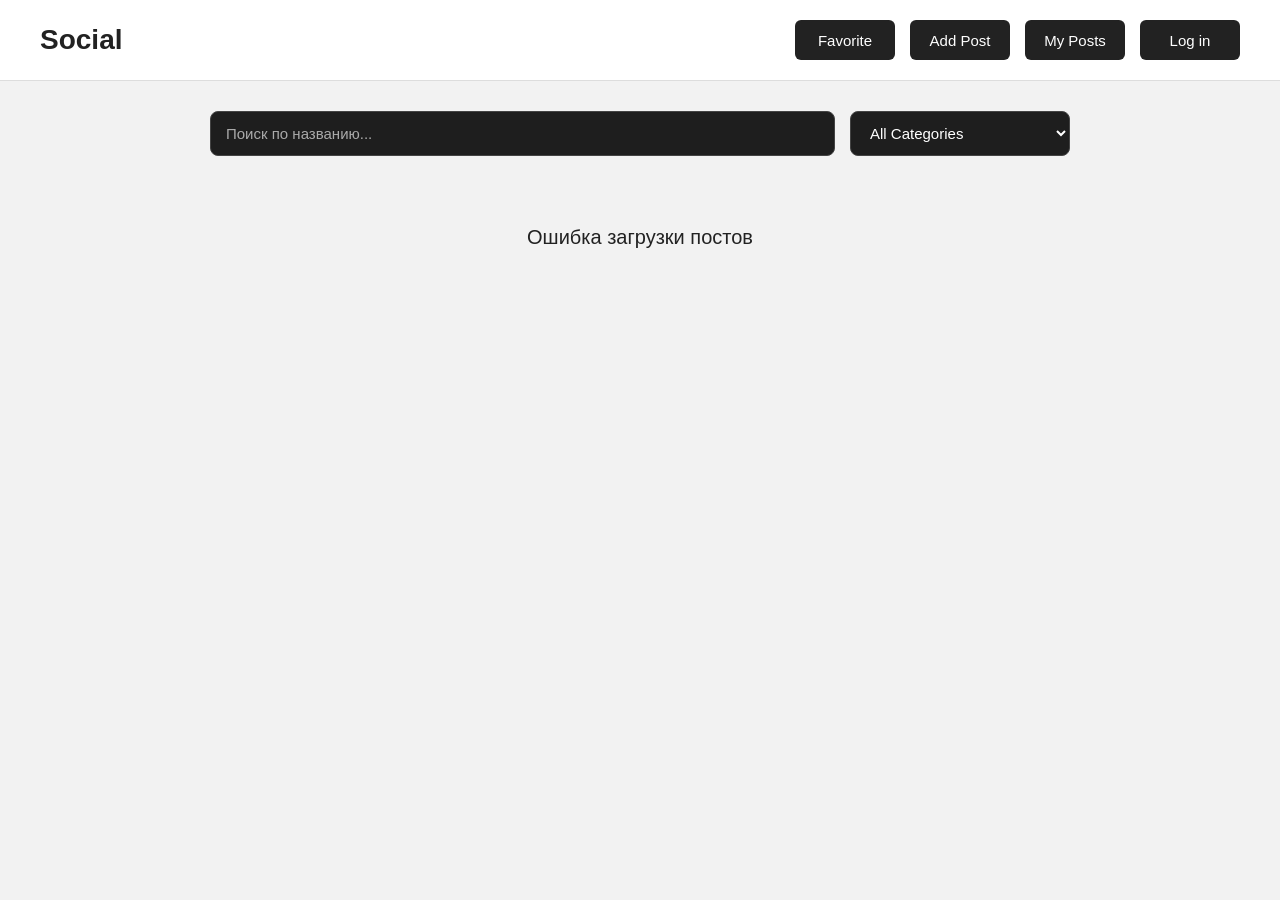
<file: index.html>
<!DOCTYPE html>
<html lang="ru">

<head>
    <meta charset="UTF-8">
    <meta name="viewport" content="width=device-width, initial-scale=1.0">
    <title>Social</title>
    <link rel="stylesheet" href="style.css">
</head>

<body>
    <header class="header">
        <h1>Social</h1>

        <div class="header-buttons">
            <button id="favoriteBtn">Favorite</button>
            <button id="addPostBtn">Add Post</button>
            <a href="myposts.html" id="myPostsBtn">My Posts</a>
            <a href="auth.html" id="authBtn">Log in</a>
            <button id="logoutBtn">Log out</button>
        </div>
    </header>

    <main>
        <section class="filters">
            <input type="text" id="searchInput" placeholder="Поиск по названию...">

            <select id="categoryFilter">
                <option value="all">All Categories</option>
                <option value="technology">Technology</option>
                <option value="games">Games</option>
                <option value="lifestyle">Lifestyle</option>
                <option value="other">Other</option>
            </select>
        </section>

        <div id="favoritesModal" class="modal">
            <div class="modal-content">
                <button id="closeFavorites" class="close-btn">&times;</button>
                <h2>Избранное</h2>
                <div id="favoritesContainer"></div>
            </div>
        </div>

        <div id="addPostModal" class="modal">
            <div class="modal-content">
                <button id="closeAddPost" class="close-btn">&times;</button>

                <h2>Добавить публикацию</h2>

                <form id="addPostForm">
                    <label for="postTitle">Название</label>
                    <input type="text" id="postTitle" placeholder="Название публикации" required>

                    <label for="postDescription">Описание</label>
                    <textarea id="postDescription" placeholder="Напиши что-нибудь..." rows="5" required></textarea>

                    <label for="postImage">Ссылка на изображение</label>
                    <input type="url" id="postImage" placeholder="https://example.com/image.jpg">

                    <label for="postCategory">Category</label>
                    <select id="postCategory" required>
                        <option value="technology">Technology</option>
                        <option value="games">Games</option>
                        <option value="lifestyle">Lifestyle</option>
                        <option value="other">Other</option>
                    </select>

                    <button type="submit" class="publish-btn">
                        Publish
                    </button>
                </form>
            </div>
        </div>

        <p id="loader">Load posts...</p>

        <section id="postsContainer" class="posts-container"></section>
    </main>

    <script type="module" src="./js/main.js"></script>
</body>

</html>
</file>
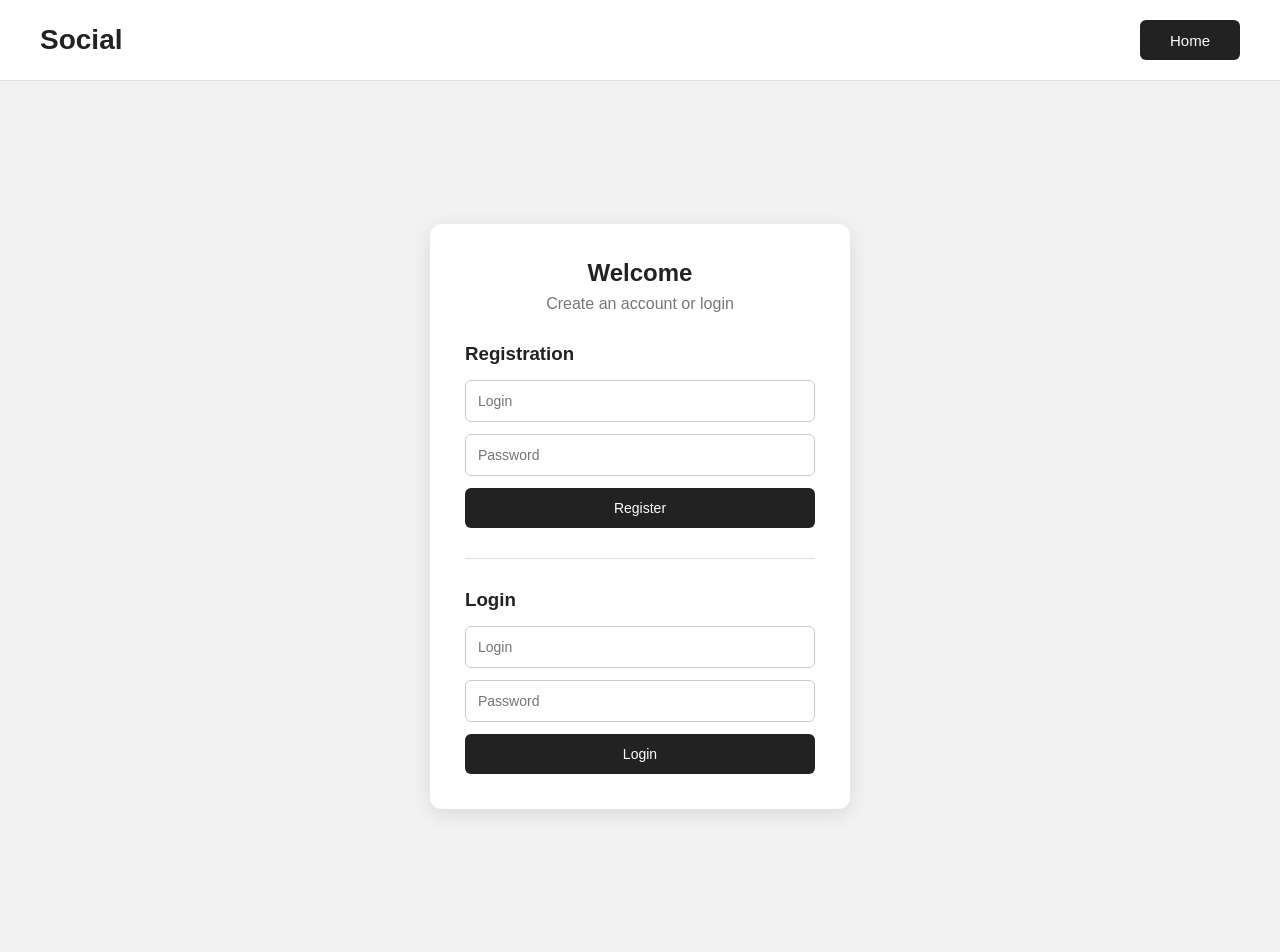
<file: auth.html>
<!DOCTYPE html>
<html lang="ru">
<head>
    <meta charset="UTF-8">
    <meta name="viewport" content="width=device-width, initial-scale=1.0">
    <title>Social - Auth</title>
    <link rel="stylesheet" href="style.css">
</head>
<body>
    <header>
        <h1>Social</h1>
        <div class="header-buttons">
            <a href="index.html">Home</a>
        </div>
    </header>
    <main class="auth-page">
        <div class="auth-box">
            <h2>Welcome</h2>
            <p class="auth-subtitle">Create an account or login</p>
            <div class="auth-section">
                <h3>Registration</h3>
                <input
                    type="text"
                    id="registerLogin"
                    placeholder="Login">

                <input
                    type="password"
                    id="registerPassword"
                    placeholder="Password">
                <button id="registerBtn">
                    Register
                </button>
            </div>
            <div class="auth-line"></div>
            <div class="auth-section">
                <h3>Login</h3>
                <input
                    type="text"
                    id="loginLogin"
                    placeholder="Login">
                <input
                    type="password"
                    id="loginPassword"
                    placeholder="Password">
                <button id="loginBtn">
                    Login
                </button>
            </div>
        </div>
    </main>

    <script type="module" src="./js/authPage.js"></script>
</body>
</html>
</file>
<file: style.css>
* {
    margin: 0;
    padding: 0;
    box-sizing: border-box;
}

body {
    font-family: Arial, sans-serif;
    background-color: #f2f2f2;
    color: #222;
}

header {
    background-color: white;
    padding: 20px 40px;

    display: flex;
    justify-content: space-between;
    align-items: center;

    border-bottom: 1px solid #ddd;
}

header h1 {
    font-size: 28px;
}

.header-buttons {
    display: flex;
    gap: 15px;
    align-items: center;
}

.header-buttons button,
.header-buttons a {
    width: 100px;
    height: 40px;

    display: flex;
    justify-content: center;
    align-items: center;

    padding: 0;

    border: none;
    border-radius: 6px;

    background-color: #222;
    color: white;

    text-decoration: none;

    cursor: pointer;
    font-size: 14px;
}

.header-buttons button:hover,
.header-buttons a:hover {
    background-color: #444;
}

main {
    width: 1000px;
    max-width: 90%;

    margin: 30px auto;
}

main h2 {
    margin-bottom: 20px;
}

#loader {
    text-align: center;

    font-size: 20px;

    padding: 40px;
}

#postsContainer {
    display: grid;

    grid-template-columns: 1fr 1fr;

    gap: 20px;
}

.post {
    background-color: white;

    padding: 20px;

    border-radius: 10px;
}

.post-image {
    width: 100%;
    height: 250px;

    object-fit: cover;

    border-radius: 8px;

    cursor: pointer;
}

.post h3 {
    margin-top: 15px;
    margin-bottom: 10px;
}

.post p {
    margin-bottom: 15px;

    line-height: 1.5;
}

.favorite-button {
    padding: 8px 15px;

    border: none;
    border-radius: 6px;

    background-color: #222;
    color: white;

    cursor: pointer;
}

.favorite-button:hover {
    background-color: #444;
}

.modal {
    display: none;

    position: fixed;

    z-index: 1000;

    left: 0;
    top: 0;

    width: 100%;
    height: 100%;

    background-color: rgba(0, 0, 0, 0.7);

    justify-content: center;
    align-items: center;
}

.modal.active {
    display: flex;
}

.modal-content {
    position: relative;

    width: 600px;
    max-width: 90%;
    max-height: 80vh;

    padding: 30px;

    background-color: white;

    border-radius: 12px;

    overflow-y: auto;
}

.modal-content h2 {
    margin-bottom: 20px;
}

#closeFavorite {
    position: absolute;

    top: 10px;
    right: 15px;

    width: 35px;
    height: 35px;

    border: none;
    border-radius: 50%;

    background-color: #222;
    color: white;

    font-size: 24px;

    cursor: pointer;
}

#closeFavorite:hover {
    background-color: #444;
}

#favoriteContainer {
    display: flex;

    flex-direction: column;

    gap: 15px;
}

#favoriteContainer .post {
    border: 1px solid #ddd;
}

.image-modal {
    position: fixed;

    z-index: 2000;

    left: 0;
    top: 0;

    width: 100%;
    height: 100%;

    background-color: rgba(0, 0, 0, 0.85);

    display: flex;

    justify-content: center;
    align-items: center;
}

.image-modal-content {
    position: relative;

    max-width: 90%;
    max-height: 90%;
}

.image-modal-content img {
    display: block;

    max-width: 100%;
    max-height: 80vh;

    border-radius: 8px;
}

.close-image {
    position: absolute;

    right: -10px;
    top: -40px;

    width: 30px;
    height: 30px;

    border: none;
    border-radius: 50%;

    background-color: white;
    color: #222;

    font-size: 20px;

    cursor: pointer;
}


/* AUTH PAGE */

.auth-page {
    min-height: calc(100vh - 89px);

    display: flex;

    justify-content: center;
    align-items: center;
}

.auth-box {
    width: 420px;
    max-width: 100%;

    padding: 35px;

    background-color: white;

    border-radius: 12px;

    box-shadow: 0 5px 20px rgba(0, 0, 0, 0.1);
}

.auth-box h2 {
    text-align: center;

    margin-bottom: 8px;
}

.auth-subtitle {
    text-align: center;

    color: #777;

    margin-bottom: 30px;
}

.auth-section h3 {
    margin-bottom: 15px;
}

.auth-section input {
    display: block;

    width: 100%;

    padding: 12px;

    margin-bottom: 12px;

    border: 1px solid #ccc;

    border-radius: 6px;

    font-size: 14px;

    outline: none;
}

.auth-section input:focus {
    border-color: #222;
}

.auth-section button {
    width: 100%;

    padding: 12px;

    border: none;

    border-radius: 6px;

    background-color: #222;

    color: white;

    cursor: pointer;

    font-size: 14px;
}

.auth-section button:hover {
    background-color: #444;
}

.auth-line {
    height: 1px;

    background-color: #ddd;

    margin: 30px 0;
}

@media (max-width: 700px) {

    header {
        padding: 15px 20px;
    }

    .header-buttons {
        gap: 8px;
    }

    .header-buttons button,
    .header-buttons a {
        width: 80px;
        height: 36px;

        font-size: 12px;
    }

    main {
        max-width: 95%;
    }

    #postsContainer {
        grid-template-columns: 1fr;
    }

    .post-image {
        height: 220px;
    }

    .modal-content {
        padding: 25px 20px;
    }

    .auth-box {
        padding: 25px;
        max-width: 95%;
    }
}

#logoutBtn {
    display: none;
}

.filters {
    display: flex;
    gap: 15px;
    max-width: 900px;
    margin: 30px auto;
    padding: 0 20px;
}

.filters input,
.filters select {
    padding: 12px 15px;
    border: 1px solid #444;
    border-radius: 8px;
    background: #1e1e1e;
    color: white;
    font-size: 15px;
}

.filters input {
    flex: 1;
    min-width: 0;
}

.filters select {
    width: 220px;
    cursor: pointer;
}

.filters input:focus,
.filters select:focus {
    outline: none;
    border-color: #888;
}

.filters input::placeholder {
    color: #aaa;
}

.header-buttons {
    display: flex;
    align-items: center;
    gap: 15px;
}

.header-buttons a,
.header-buttons button {
    cursor: pointer;
}

@media (max-width: 600px) {
    .filters {
        flex-direction: column;
    }

    .filters select {
        width: 100%;
    }
}

.header-buttons {
    display: flex;
    align-items: center;
    gap: 15px;
}

.close-btn {
    position: absolute;
    top: 10px;
    right: 15px;
    background: none;
    border: none;
    color: white;
    font-size: 28px;
    cursor: pointer;
}

.modal-content {
    position: relative;
}

.header-buttons {
    display: flex;
    align-items: center;
    gap: 15px;
}

.header-buttons a,
.header-buttons button {
    display: inline-flex;
    align-items: center;
    justify-content: center;
    box-sizing: border-box;
    padding: 10px 18px;
    min-height: 40px;
    font-size: 15px;
    font-family: inherit;
    text-decoration: none;
    text-align: center;
    line-height: 1;
    cursor: pointer;
}

.modal {
    display: none;
}

.modal.active {
    display: flex;
}

#addPostModal {
    position: fixed;
    inset: 0;
    align-items: center;
    justify-content: center;
    background: rgba(0, 0, 0, 0.7);
    z-index: 1000;
}

#addPostModal .modal-content {
    position: relative;
    width: 90%;
    max-width: 500px;
    max-height: 85vh;
    overflow-y: auto;
    box-sizing: border-box;
}

#addPostForm {
    display: flex;
    flex-direction: column;
    gap: 12px;
    margin-top: 20px;
}

#addPostForm label {
    font-size: 14px;
    font-weight: bold;
}

#addPostForm input,
#addPostForm textarea,
#addPostForm select {
    width: 100%;
    box-sizing: border-box;
    padding: 12px;
    border: 1px solid #444;
    border-radius: 8px;
    background: #1e1e1e;
    color: white;
    font-family: inherit;
    font-size: 15px;
}

#addPostForm textarea {
    resize: vertical;
}

#addPostForm input:focus,
#addPostForm textarea:focus,
#addPostForm select:focus {
    outline: none;
    border-color: #888;
}

.publish-btn {
    padding: 12px;
    margin-top: 10px;
    border: none;
    border-radius: 8px;
    background: black;
    color: black;
    font-size: 15px;
    font-weight: bold;
    cursor: pointer;
}

.publish-btn:hover {
    opacity: 0.8;
}

#addPostModal .close-btn {
    position: absolute;
    top: 10px;
    right: 15px;
    background: none;
    border: none;
    color: white;
    font-size: 28px;
    cursor: pointer;
}

.not-interested-button {
    padding: 8px 12px;
    margin: 5px;
    border: 1px solid #555;
    border-radius: 8px;
    background: #222;
    color: white;
    cursor: pointer;
}

.not-interested-button:hover {
    background: #222;
}

.my-posts-main {
    width: 90%;
    max-width: 1100px;
    margin: 40px auto;
}

.my-posts-main h2 {
    margin-bottom: 10px;
}

#myPostsCount {
    color: #aaa;
    margin-bottom: 25px;
}

.my-post-card {
    position: relative;
}

.my-post-description {
    margin: 15px 0;
    line-height: 1.6;
    overflow-wrap: anywhere;
}

.my-post-category {
    color: #aaa;
    font-size: 14px;
    margin-bottom: 15px;
}

.delete-post-button {
    padding: 10px 15px;
    border: none;
    border-radius: 8px;
    background: #d93636;
    color: white;
    cursor: pointer;
    font-size: 14px;
}

.delete-post-button:hover {
    background: #a82020;
}

.my-posts-back {
    display: inline-flex;
    align-items: center;
    justify-content: center;
    padding: 10px 15px;
    border-radius: 8px;
    background: #292929;
    color: white;
    text-decoration: none;
}

.my-posts-back:hover {
    background: #404040;
}

.empty-posts {
    padding: 30px;
    text-align: center;
    color: #aaa;
}
</file>
